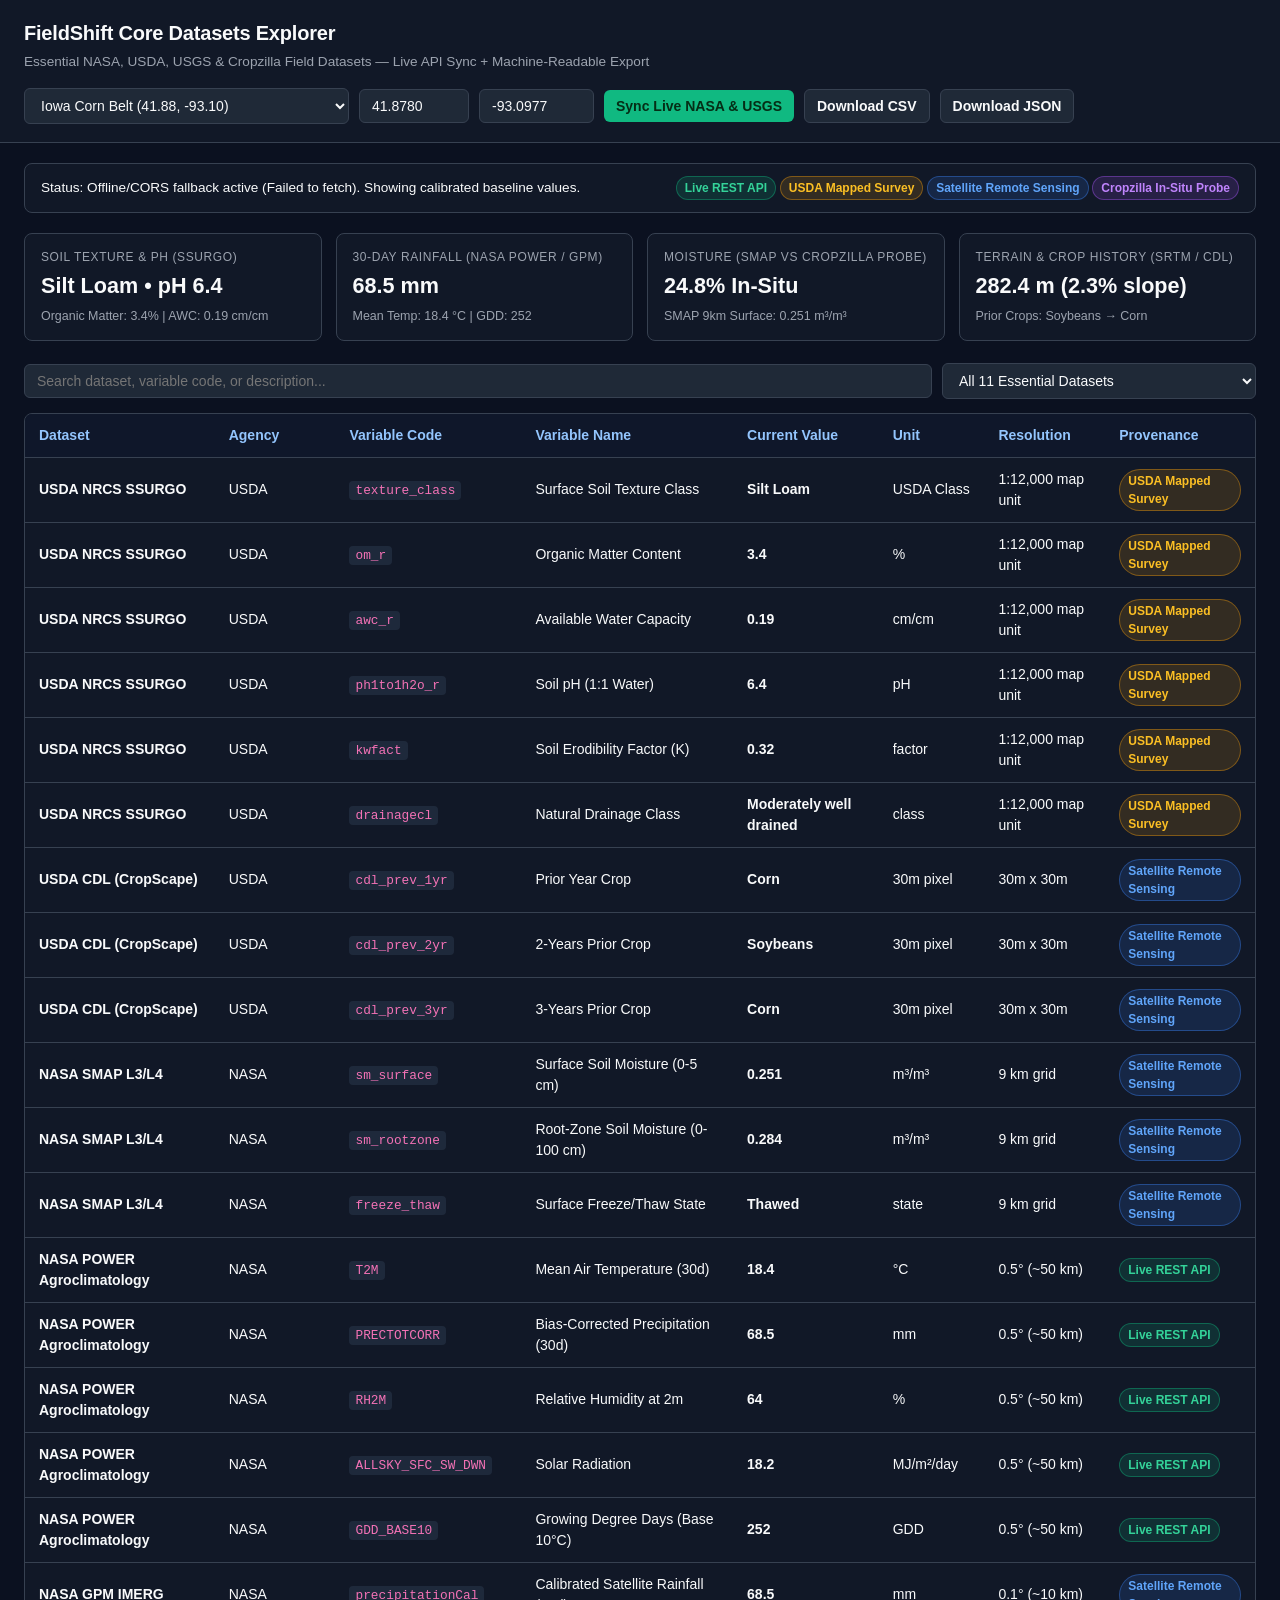
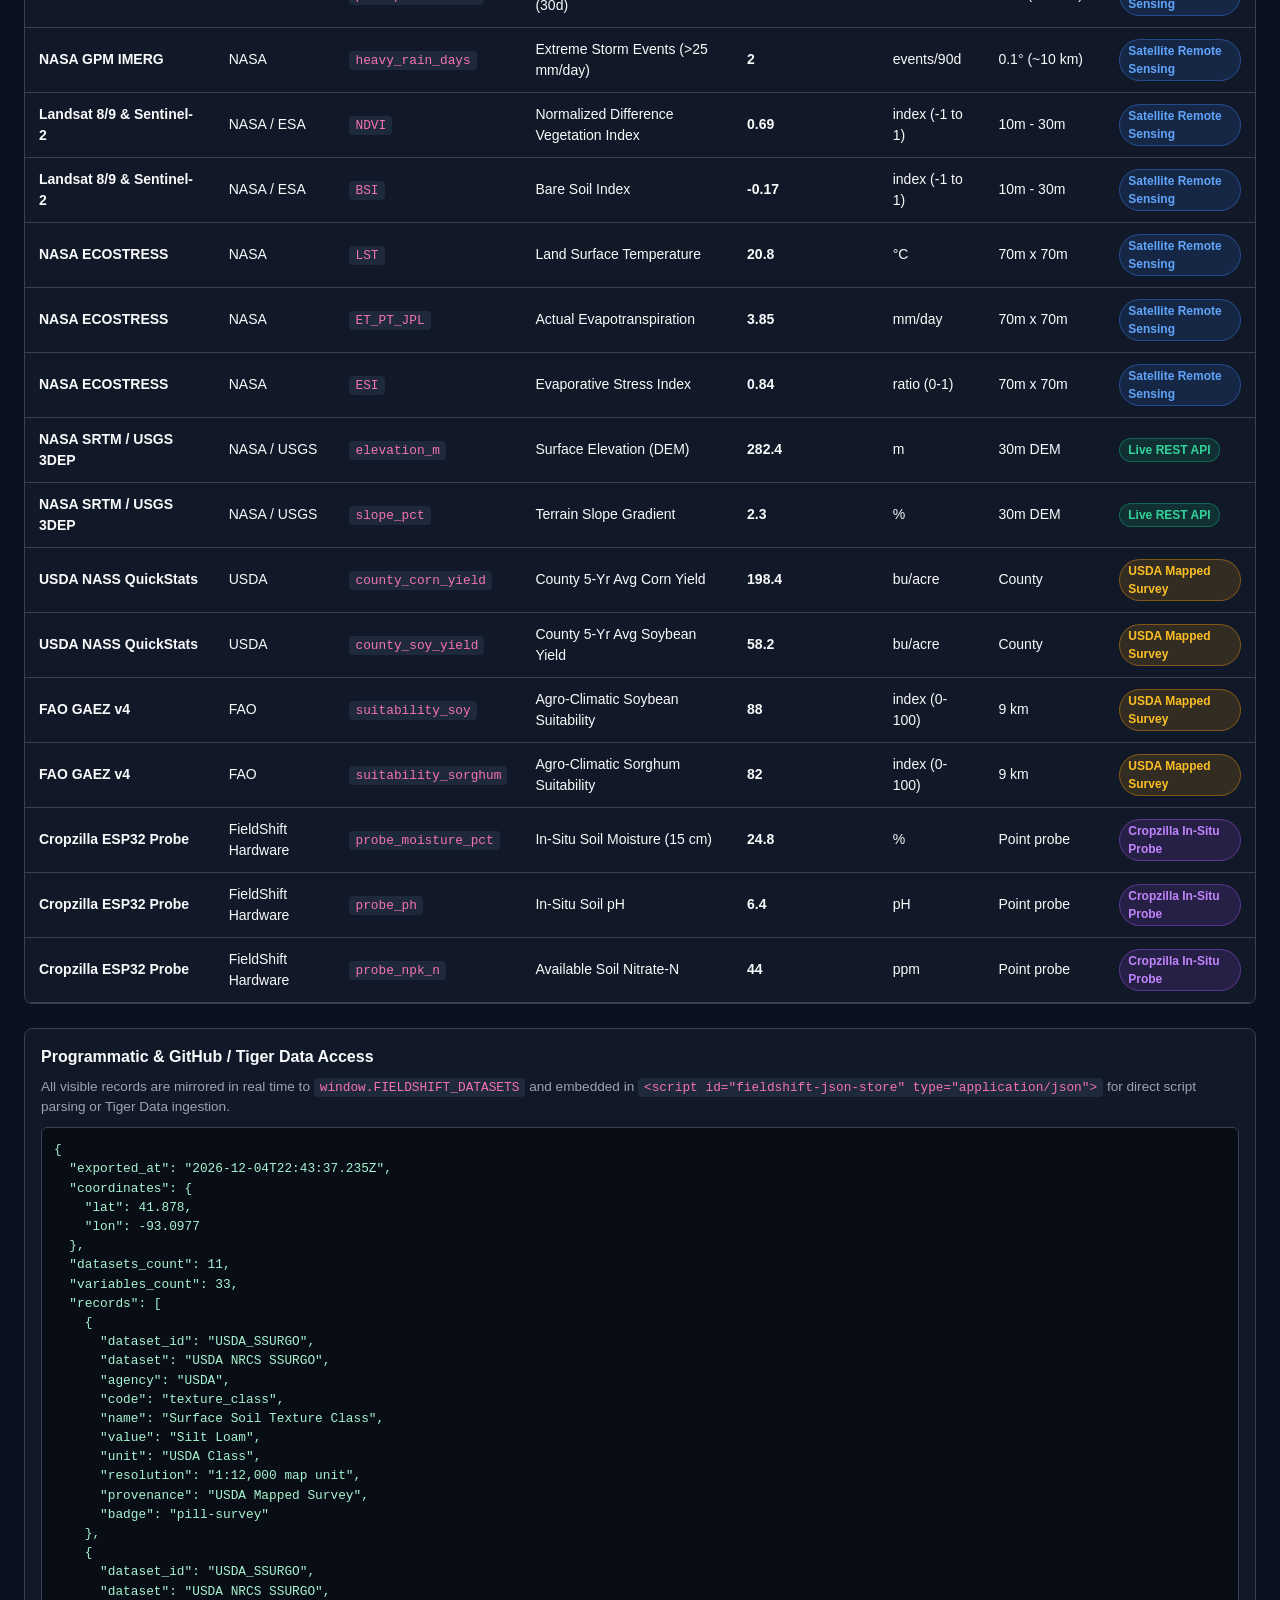
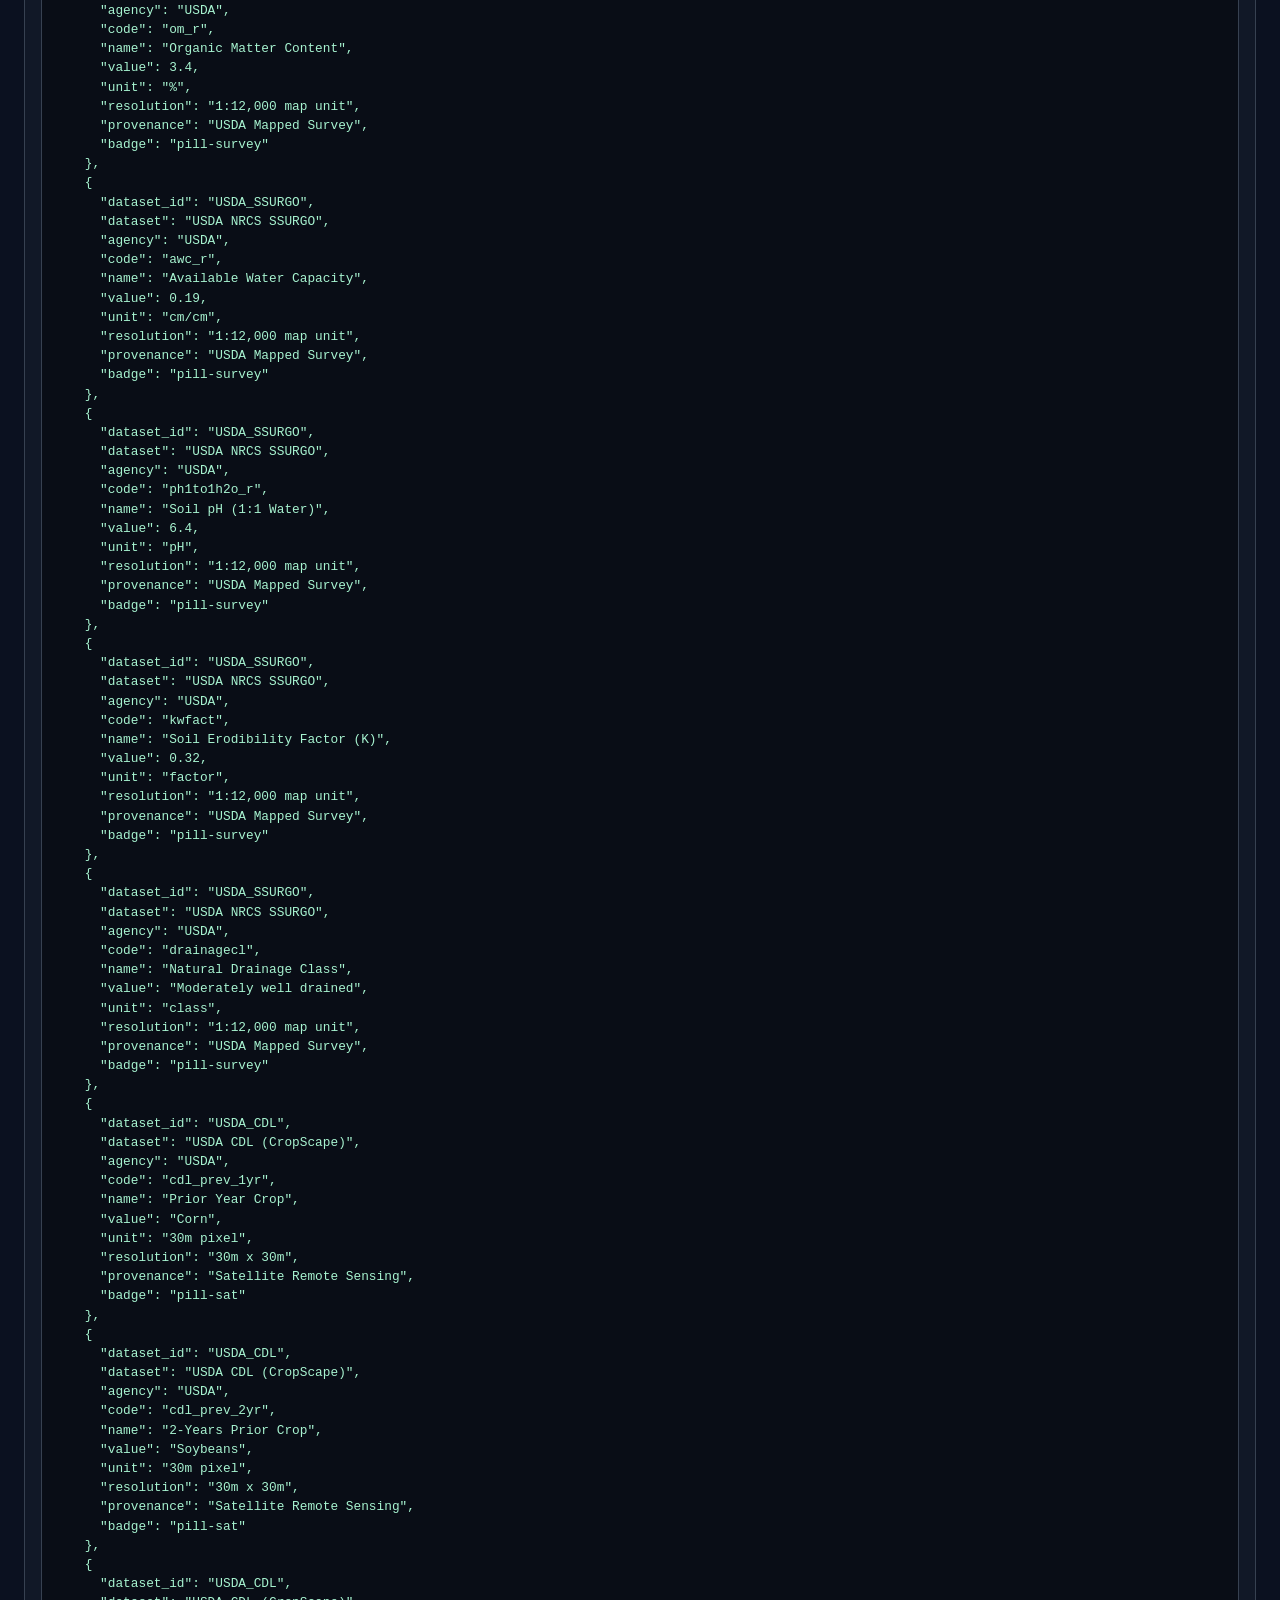
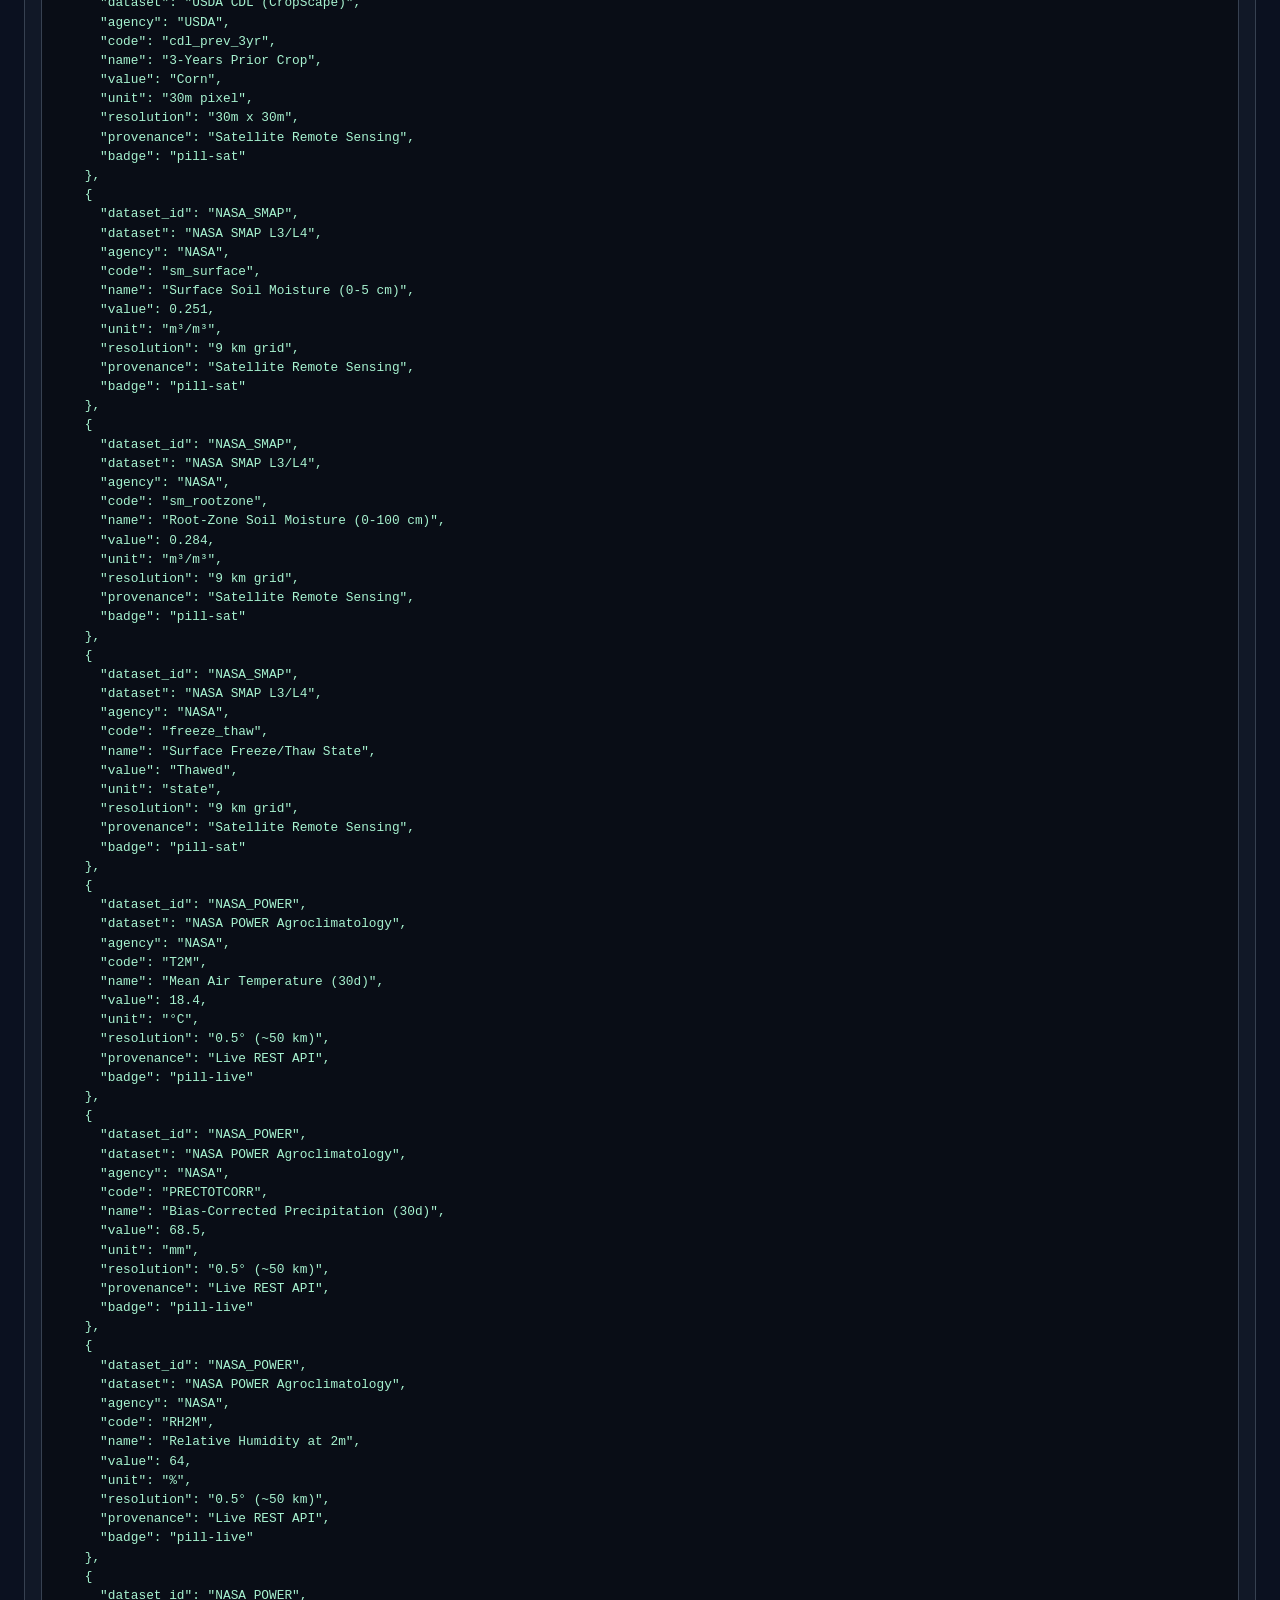
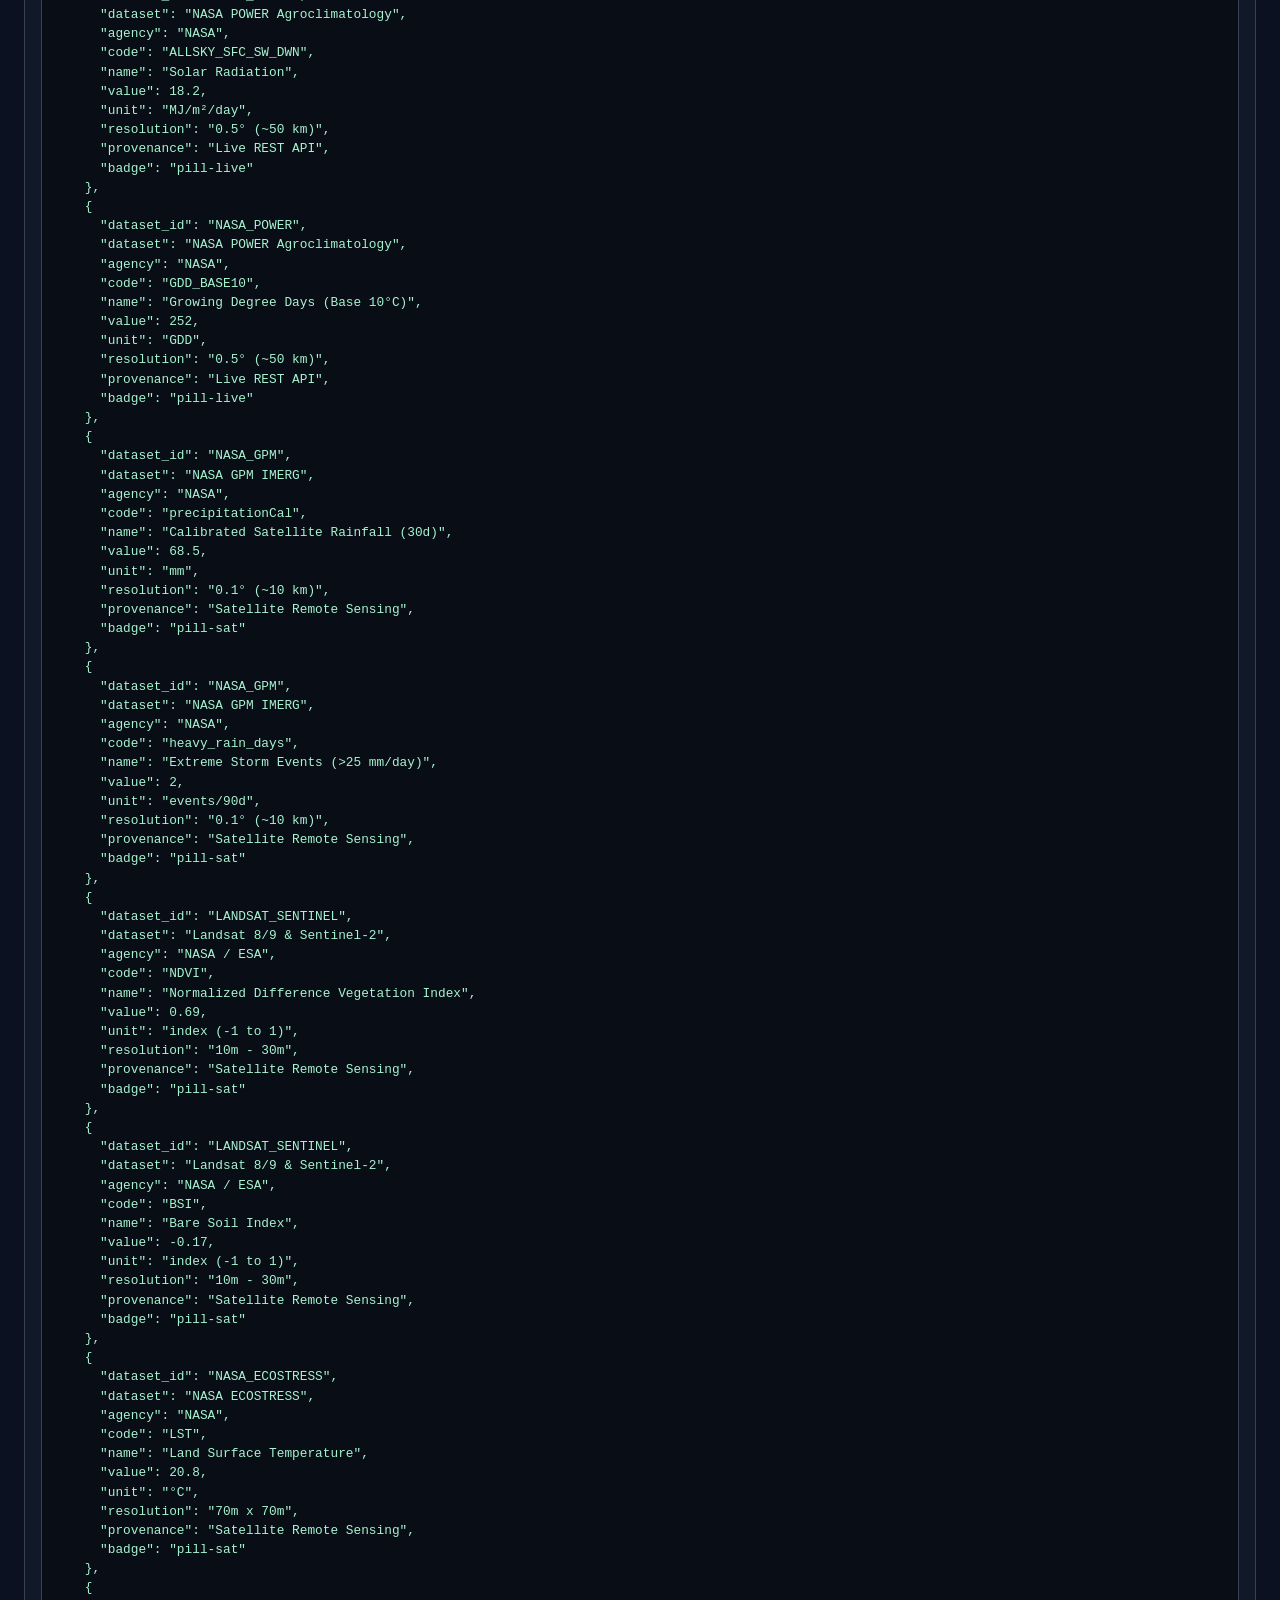
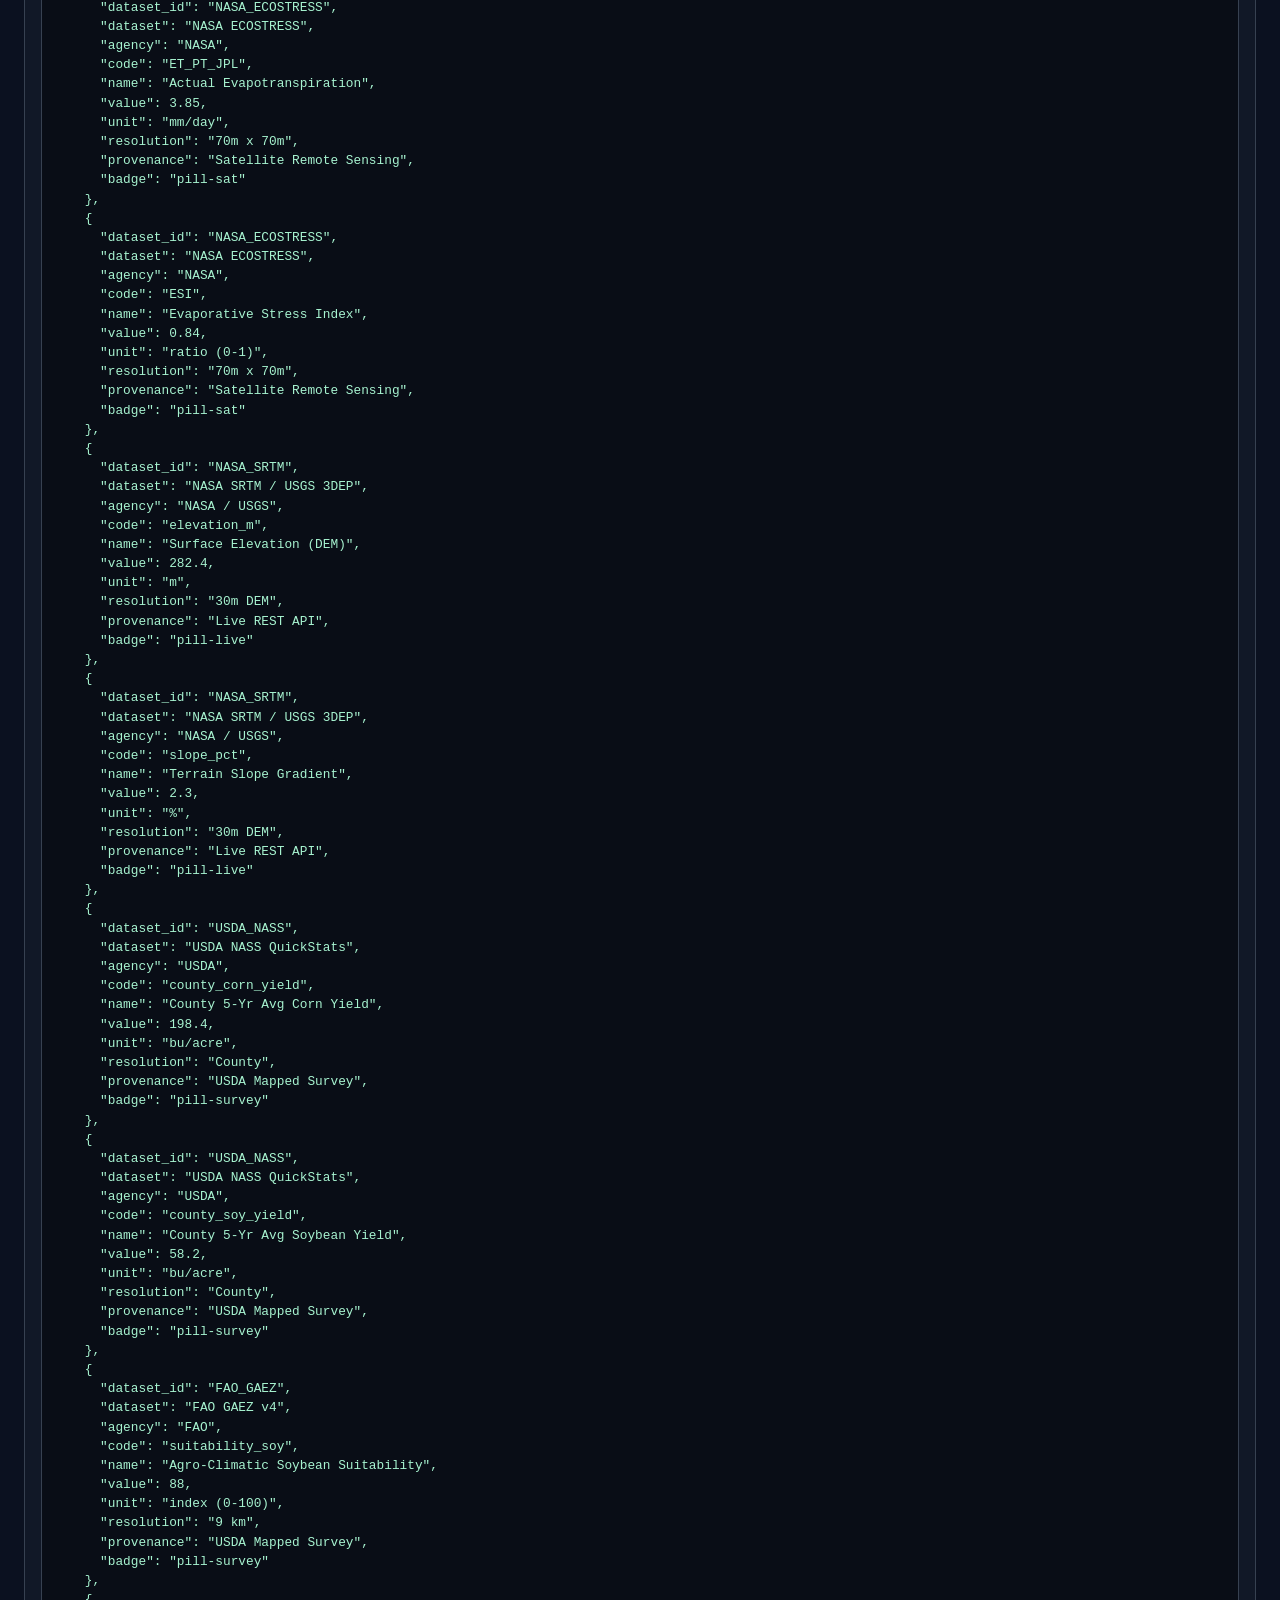
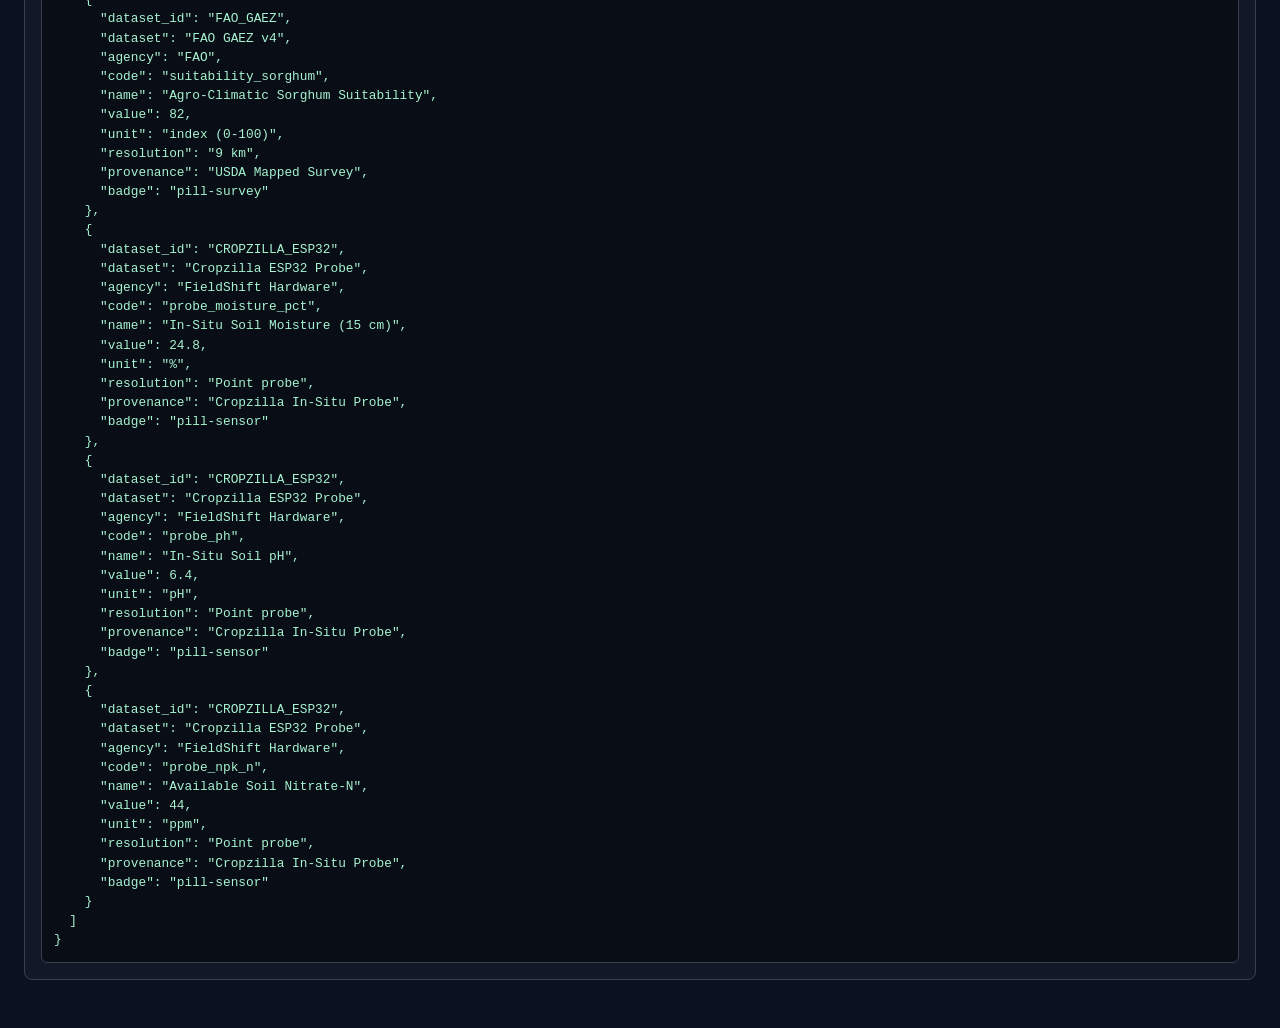
<file: index.html>
<!DOCTYPE html>
<html lang="en">
<head>
  <meta charset="UTF-8" />
  <meta name="viewport" content="width=device-width, initial-scale=1.0" />
  <title>FieldShift Essential Agronomic & Earth-Observation Data Explorer</title>
  <style>
    :root {
      --bg: #0b1120;
      --surface: #111827;
      --surface-alt: #1f2937;
      --border: #374151;
      --text: #f9fafb;
      --muted: #9ca3af;
      --accent: #10b981;
      --accent-dark: #059669;
      --blue: #3b82f6;
      --amber: #f59e0b;
      --purple: #a855f7;
    }
    * { box-sizing: border-box; }
    body {
      margin: 0;
      font-family: -apple-system, BlinkMacSystemFont, "Segoe UI", Roboto, sans-serif;
      background: var(--bg);
      color: var(--text);
      line-height: 1.5;
    }
    header {
      background: var(--surface);
      border-bottom: 1px solid var(--border);
      padding: 18px 24px;
      display: flex;
      flex-wrap: wrap;
      justify-content: space-between;
      align-items: center;
      gap: 16px;
    }
    header h1 {
      margin: 0;
      font-size: 1.25rem;
      letter-spacing: -0.01em;
    }
    header p {
      margin: 4px 0 0;
      font-size: 0.85rem;
      color: var(--muted);
    }
    .toolbar {
      display: flex;
      flex-wrap: wrap;
      gap: 10px;
      align-items: center;
    }
    input, select, button {
      padding: 8px 12px;
      border-radius: 6px;
      border: 1px solid var(--border);
      background: var(--surface-alt);
      color: var(--text);
      font-size: 0.875rem;
    }
    input:focus, select:focus {
      outline: 2px solid var(--accent);
      border-color: transparent;
    }
    button {
      cursor: pointer;
      font-weight: 600;
      transition: background 0.15s ease;
    }
    button.primary {
      background: var(--accent);
      color: #052e16;
      border: none;
    }
    button.primary:hover { background: var(--accent-dark); color: #fff; }
    button.secondary:hover { background: #374151; }
    main {
      max-width: 1400px;
      margin: 0 auto;
      padding: 20px 24px 48px;
    }
    .status-strip {
      display: flex;
      flex-wrap: wrap;
      justify-content: space-between;
      align-items: center;
      gap: 12px;
      background: var(--surface);
      border: 1px solid var(--border);
      border-radius: 8px;
      padding: 12px 16px;
      margin-bottom: 20px;
      font-size: 0.85rem;
    }
    .pill {
      display: inline-block;
      padding: 2px 8px;
      border-radius: 999px;
      font-size: 0.75rem;
      font-weight: 600;
    }
    .pill-live { background: rgba(16, 185, 129, 0.15); color: #34d399; border: 1px solid rgba(16, 185, 129, 0.4); }
    .pill-survey { background: rgba(245, 158, 11, 0.15); color: #fbbf24; border: 1px solid rgba(245, 158, 11, 0.4); }
    .pill-sat { background: rgba(59, 130, 246, 0.15); color: #60a5fa; border: 1px solid rgba(59, 130, 246, 0.4); }
    .pill-sensor { background: rgba(168, 85, 247, 0.15); color: #c084fc; border: 1px solid rgba(168, 85, 247, 0.4); }
    .summary-grid {
      display: grid;
      grid-template-columns: repeat(auto-fit, minmax(220px, 1fr));
      gap: 14px;
      margin-bottom: 22px;
    }
    .card {
      background: var(--surface);
      border: 1px solid var(--border);
      border-radius: 8px;
      padding: 14px 16px;
    }
    .card .label {
      font-size: 0.75rem;
      text-transform: uppercase;
      letter-spacing: 0.05em;
      color: var(--muted);
    }
    .card .val {
      font-size: 1.35rem;
      font-weight: 700;
      margin-top: 4px;
    }
    .card .sub {
      font-size: 0.78rem;
      color: var(--muted);
      margin-top: 4px;
    }
    .table-container {
      background: var(--surface);
      border: 1px solid var(--border);
      border-radius: 8px;
      overflow-x: auto;
    }
    table {
      width: 100%;
      border-collapse: collapse;
      font-size: 0.875rem;
    }
    th, td {
      padding: 11px 14px;
      text-align: left;
      border-bottom: 1px solid var(--border);
    }
    th {
      background: #0f172a;
      color: #93c5fd;
      font-weight: 600;
      position: sticky;
      top: 0;
    }
    tr:hover td { background: rgba(255, 255, 255, 0.02); }
    code {
      background: #1e293b;
      padding: 2px 6px;
      border-radius: 4px;
      font-family: ui-monospace, SFMono-Regular, Menlo, monospace;
      font-size: 0.8rem;
      color: #f472b6;
    }
    .api-box {
      margin-top: 24px;
      background: var(--surface);
      border: 1px solid var(--border);
      border-radius: 8px;
      padding: 16px;
    }
    .api-box h2 {
      margin: 0 0 8px;
      font-size: 1rem;
    }
    pre {
      background: #090d16;
      border: 1px solid var(--border);
      border-radius: 6px;
      padding: 12px;
      overflow-x: auto;
      font-size: 0.8rem;
      color: #a7f3d0;
      margin: 0;
    }
  </style>
</head>
<body>
  <header>
    <div>
      <h1>FieldShift Core Datasets Explorer</h1>
      <p>Essential NASA, USDA, USGS &amp; Cropzilla Field Datasets &mdash; Live API Sync + Machine-Readable Export</p>
    </div>
    <div class="toolbar">
      <select id="presetSelect" onchange="applyPreset()" aria-label="Field Preset">
        <option value="41.8780,-93.0977">Iowa Corn Belt (41.88, -93.10)</option>
        <option value="38.5449,-121.7405">California Central Valley (38.54, -121.74)</option>
        <option value="33.4484,-112.0740">Arizona Irrigated Basin (33.45, -112.07)</option>
        <option value="40.7357,-73.8170">New York / Queens Urban Ag (40.74, -73.82)</option>
      </select>
      <input id="latInput" type="number" step="0.0001" value="41.8780" aria-label="Latitude" style="width: 110px;" />
      <input id="lonInput" type="number" step="0.0001" value="-93.0977" aria-label="Longitude" style="width: 115px;" />
      <button class="primary" onclick="syncLiveApis()">Sync Live NASA &amp; USGS</button>
      <button class="secondary" onclick="exportCSV()">Download CSV</button>
      <button class="secondary" onclick="exportJSON()">Download JSON</button>
    </div>
  </header>

  <main>
    <div class="status-strip">
      <div id="syncStatus">Status: Ready &mdash; Click <strong>Sync Live NASA &amp; USGS</strong> to fetch real-time coordinates.</div>
      <div>
        <span class="pill pill-live">Live REST API</span>
        <span class="pill pill-survey">USDA Mapped Survey</span>
        <span class="pill pill-sat">Satellite Remote Sensing</span>
        <span class="pill pill-sensor">Cropzilla In-Situ Probe</span>
      </div>
    </div>

    <div class="summary-grid" id="kpiGrid"></div>

    <div class="toolbar" style="margin-bottom: 14px;">
      <input id="searchInput" type="text" oninput="renderTable()" placeholder="Search dataset, variable code, or description..." style="flex: 1; min-width: 240px;" />
      <select id="datasetFilter" onchange="renderTable()" aria-label="Filter by Dataset">
        <option value="ALL">All 11 Essential Datasets</option>
        <option value="USDA_SSURGO">1. USDA SSURGO (Soil Properties)</option>
        <option value="USDA_CDL">2. USDA CDL CropScape (Crop History)</option>
        <option value="NASA_SMAP">3. NASA SMAP (Soil Moisture)</option>
        <option value="NASA_POWER">4. NASA POWER (Agroclimatology)</option>
        <option value="NASA_GPM">5. NASA GPM IMERG (Precipitation)</option>
        <option value="LANDSAT_SENTINEL">6. Landsat / Sentinel-2 (NDVI &amp; Bare Soil)</option>
        <option value="NASA_ECOSTRESS">7. NASA ECOSTRESS (ET &amp; Heat Stress)</option>
        <option value="NASA_SRTM">8. NASA SRTM / 3DEP (Slope &amp; Erosion)</option>
        <option value="USDA_NASS">9. USDA NASS QuickStats (County Yields)</option>
        <option value="FAO_GAEZ">10. FAO GAEZ (Crop Suitability)</option>
        <option value="CROPZILLA_ESP32">11. Cropzilla ESP32 (In-Situ Telemetry)</option>
      </select>
    </div>

    <div class="table-container">
      <table>
        <thead>
          <tr>
            <th>Dataset</th>
            <th>Agency</th>
            <th>Variable Code</th>
            <th>Variable Name</th>
            <th>Current Value</th>
            <th>Unit</th>
            <th>Resolution</th>
            <th>Provenance</th>
          </tr>
        </thead>
        <tbody id="dataTableBody"></tbody>
      </table>
    </div>

    <div class="api-box">
      <h2>Programmatic &amp; GitHub / Tiger Data Access</h2>
      <p style="font-size: 0.85rem; color: var(--muted); margin: 0 0 10px;">
        All visible records are mirrored in real time to <code>window.FIELDSHIFT_DATASETS</code> and embedded in <code>&lt;script id="fieldshift-json-store" type="application/json"&gt;</code> for direct script parsing or Tiger Data ingestion.
      </p>
      <pre id="jsonPreview"></pre>
    </div>
  </main>

  <script id="fieldshift-json-store" type="application/json">[]</script>

  <script>
    const ESSENTIAL_RECORDS = [
      // 1. USDA SSURGO (Essential)
      { dataset_id: "USDA_SSURGO", dataset: "USDA NRCS SSURGO", agency: "USDA", code: "texture_class", name: "Surface Soil Texture Class", value: "Silt Loam", unit: "USDA Class", resolution: "1:12,000 map unit", provenance: "USDA Mapped Survey", badge: "pill-survey" },
      { dataset_id: "USDA_SSURGO", dataset: "USDA NRCS SSURGO", agency: "USDA", code: "om_r", name: "Organic Matter Content", value: 3.4, unit: "%", resolution: "1:12,000 map unit", provenance: "USDA Mapped Survey", badge: "pill-survey" },
      { dataset_id: "USDA_SSURGO", dataset: "USDA NRCS SSURGO", agency: "USDA", code: "awc_r", name: "Available Water Capacity", value: 0.19, unit: "cm/cm", resolution: "1:12,000 map unit", provenance: "USDA Mapped Survey", badge: "pill-survey" },
      { dataset_id: "USDA_SSURGO", dataset: "USDA NRCS SSURGO", agency: "USDA", code: "ph1to1h2o_r", name: "Soil pH (1:1 Water)", value: 6.4, unit: "pH", resolution: "1:12,000 map unit", provenance: "USDA Mapped Survey", badge: "pill-survey" },
      { dataset_id: "USDA_SSURGO", dataset: "USDA NRCS SSURGO", agency: "USDA", code: "kwfact", name: "Soil Erodibility Factor (K)", value: 0.32, unit: "factor", resolution: "1:12,000 map unit", provenance: "USDA Mapped Survey", badge: "pill-survey" },
      { dataset_id: "USDA_SSURGO", dataset: "USDA NRCS SSURGO", agency: "USDA", code: "drainagecl", name: "Natural Drainage Class", value: "Moderately well drained", unit: "class", resolution: "1:12,000 map unit", provenance: "USDA Mapped Survey", badge: "pill-survey" },

      // 2. USDA CDL CropScape (Essential)
      { dataset_id: "USDA_CDL", dataset: "USDA CDL (CropScape)", agency: "USDA", code: "cdl_prev_1yr", name: "Prior Year Crop", value: "Corn", unit: "30m pixel", resolution: "30m x 30m", provenance: "Satellite Remote Sensing", badge: "pill-sat" },
      { dataset_id: "USDA_CDL", dataset: "USDA CDL (CropScape)", agency: "USDA", code: "cdl_prev_2yr", name: "2-Years Prior Crop", value: "Soybeans", unit: "30m pixel", resolution: "30m x 30m", provenance: "Satellite Remote Sensing", badge: "pill-sat" },
      { dataset_id: "USDA_CDL", dataset: "USDA CDL (CropScape)", agency: "USDA", code: "cdl_prev_3yr", name: "3-Years Prior Crop", value: "Corn", unit: "30m pixel", resolution: "30m x 30m", provenance: "Satellite Remote Sensing", badge: "pill-sat" },

      // 3. NASA SMAP (Essential)
      { dataset_id: "NASA_SMAP", dataset: "NASA SMAP L3/L4", agency: "NASA", code: "sm_surface", name: "Surface Soil Moisture (0-5 cm)", value: 0.251, unit: "m³/m³", resolution: "9 km grid", provenance: "Satellite Remote Sensing", badge: "pill-sat" },
      { dataset_id: "NASA_SMAP", dataset: "NASA SMAP L3/L4", agency: "NASA", code: "sm_rootzone", name: "Root-Zone Soil Moisture (0-100 cm)", value: 0.284, unit: "m³/m³", resolution: "9 km grid", provenance: "Satellite Remote Sensing", badge: "pill-sat" },
      { dataset_id: "NASA_SMAP", dataset: "NASA SMAP L3/L4", agency: "NASA", code: "freeze_thaw", name: "Surface Freeze/Thaw State", value: "Thawed", unit: "state", resolution: "9 km grid", provenance: "Satellite Remote Sensing", badge: "pill-sat" },

      // 4. NASA POWER (Essential - Live API Connected)
      { dataset_id: "NASA_POWER", dataset: "NASA POWER Agroclimatology", agency: "NASA", code: "T2M", name: "Mean Air Temperature (30d)", value: 18.4, unit: "°C", resolution: "0.5° (~50 km)", provenance: "Live REST API", badge: "pill-live" },
      { dataset_id: "NASA_POWER", dataset: "NASA POWER Agroclimatology", agency: "NASA", code: "PRECTOTCORR", name: "Bias-Corrected Precipitation (30d)", value: 68.5, unit: "mm", resolution: "0.5° (~50 km)", provenance: "Live REST API", badge: "pill-live" },
      { dataset_id: "NASA_POWER", dataset: "NASA POWER Agroclimatology", agency: "NASA", code: "RH2M", name: "Relative Humidity at 2m", value: 64.0, unit: "%", resolution: "0.5° (~50 km)", provenance: "Live REST API", badge: "pill-live" },
      { dataset_id: "NASA_POWER", dataset: "NASA POWER Agroclimatology", agency: "NASA", code: "ALLSKY_SFC_SW_DWN", name: "Solar Radiation", value: 18.2, unit: "MJ/m²/day", resolution: "0.5° (~50 km)", provenance: "Live REST API", badge: "pill-live" },
      { dataset_id: "NASA_POWER", dataset: "NASA POWER Agroclimatology", agency: "NASA", code: "GDD_BASE10", name: "Growing Degree Days (Base 10°C)", value: 252.0, unit: "GDD", resolution: "0.5° (~50 km)", provenance: "Live REST API", badge: "pill-live" },

      // 5. NASA GPM IMERG (Essential)
      { dataset_id: "NASA_GPM", dataset: "NASA GPM IMERG", agency: "NASA", code: "precipitationCal", name: "Calibrated Satellite Rainfall (30d)", value: 68.5, unit: "mm", resolution: "0.1° (~10 km)", provenance: "Satellite Remote Sensing", badge: "pill-sat" },
      { dataset_id: "NASA_GPM", dataset: "NASA GPM IMERG", agency: "NASA", code: "heavy_rain_days", name: "Extreme Storm Events (>25 mm/day)", value: 2, unit: "events/90d", resolution: "0.1° (~10 km)", provenance: "Satellite Remote Sensing", badge: "pill-sat" },

      // 6. Landsat / Sentinel-2 (High)
      { dataset_id: "LANDSAT_SENTINEL", dataset: "Landsat 8/9 & Sentinel-2", agency: "NASA / ESA", code: "NDVI", name: "Normalized Difference Vegetation Index", value: 0.69, unit: "index (-1 to 1)", resolution: "10m - 30m", provenance: "Satellite Remote Sensing", badge: "pill-sat" },
      { dataset_id: "LANDSAT_SENTINEL", dataset: "Landsat 8/9 & Sentinel-2", agency: "NASA / ESA", code: "BSI", name: "Bare Soil Index", value: -0.17, unit: "index (-1 to 1)", resolution: "10m - 30m", provenance: "Satellite Remote Sensing", badge: "pill-sat" },

      // 7. NASA ECOSTRESS (High)
      { dataset_id: "NASA_ECOSTRESS", dataset: "NASA ECOSTRESS", agency: "NASA", code: "LST", name: "Land Surface Temperature", value: 20.8, unit: "°C", resolution: "70m x 70m", provenance: "Satellite Remote Sensing", badge: "pill-sat" },
      { dataset_id: "NASA_ECOSTRESS", dataset: "NASA ECOSTRESS", agency: "NASA", code: "ET_PT_JPL", name: "Actual Evapotranspiration", value: 3.85, unit: "mm/day", resolution: "70m x 70m", provenance: "Satellite Remote Sensing", badge: "pill-sat" },
      { dataset_id: "NASA_ECOSTRESS", dataset: "NASA ECOSTRESS", agency: "NASA", code: "ESI", name: "Evaporative Stress Index", value: 0.84, unit: "ratio (0-1)", resolution: "70m x 70m", provenance: "Satellite Remote Sensing", badge: "pill-sat" },

      // 8. NASA SRTM / USGS 3DEP (High - Live API Connected)
      { dataset_id: "NASA_SRTM", dataset: "NASA SRTM / USGS 3DEP", agency: "NASA / USGS", code: "elevation_m", name: "Surface Elevation (DEM)", value: 282.4, unit: "m", resolution: "30m DEM", provenance: "Live REST API", badge: "pill-live" },
      { dataset_id: "NASA_SRTM", dataset: "NASA SRTM / USGS 3DEP", agency: "NASA / USGS", code: "slope_pct", name: "Terrain Slope Gradient", value: 2.3, unit: "%", resolution: "30m DEM", provenance: "Live REST API", badge: "pill-live" },

      // 9. USDA NASS QuickStats (High)
      { dataset_id: "USDA_NASS", dataset: "USDA NASS QuickStats", agency: "USDA", code: "county_corn_yield", name: "County 5-Yr Avg Corn Yield", value: 198.4, unit: "bu/acre", resolution: "County", provenance: "USDA Mapped Survey", badge: "pill-survey" },
      { dataset_id: "USDA_NASS", dataset: "USDA NASS QuickStats", agency: "USDA", code: "county_soy_yield", name: "County 5-Yr Avg Soybean Yield", value: 58.2, unit: "bu/acre", resolution: "County", provenance: "USDA Mapped Survey", badge: "pill-survey" },

      // 10. FAO GAEZ (High)
      { dataset_id: "FAO_GAEZ", dataset: "FAO GAEZ v4", agency: "FAO", code: "suitability_soy", name: "Agro-Climatic Soybean Suitability", value: 88, unit: "index (0-100)", resolution: "9 km", provenance: "USDA Mapped Survey", badge: "pill-survey" },
      { dataset_id: "FAO_GAEZ", dataset: "FAO GAEZ v4", agency: "FAO", code: "suitability_sorghum", name: "Agro-Climatic Sorghum Suitability", value: 82, unit: "index (0-100)", resolution: "9 km", provenance: "USDA Mapped Survey", badge: "pill-survey" },

      // 11. Cropzilla ESP32 In-Situ Hardware (Essential Local Telemetry)
      { dataset_id: "CROPZILLA_ESP32", dataset: "Cropzilla ESP32 Probe", agency: "FieldShift Hardware", code: "probe_moisture_pct", name: "In-Situ Soil Moisture (15 cm)", value: 24.8, unit: "%", resolution: "Point probe", provenance: "Cropzilla In-Situ Probe", badge: "pill-sensor" },
      { dataset_id: "CROPZILLA_ESP32", dataset: "Cropzilla ESP32 Probe", agency: "FieldShift Hardware", code: "probe_ph", name: "In-Situ Soil pH", value: 6.4, unit: "pH", resolution: "Point probe", provenance: "Cropzilla In-Situ Probe", badge: "pill-sensor" },
      { dataset_id: "CROPZILLA_ESP32", dataset: "Cropzilla ESP32 Probe", agency: "FieldShift Hardware", code: "probe_npk_n", name: "Available Soil Nitrate-N", value: 44.0, unit: "ppm", resolution: "Point probe", provenance: "Cropzilla In-Situ Probe", badge: "pill-sensor" }
    ];

    function applyPreset() {
      const [lat, lon] = document.getElementById("presetSelect").value.split(",");
      document.getElementById("latInput").value = lat;
      document.getElementById("lonInput").value = lon;
      syncLiveApis();
    }

    function updateRecord(code, newValue) {
      const rec = ESSENTIAL_RECORDS.find(r => r.code === code);
      if (rec && newValue !== null && !Number.isNaN(newValue)) {
        rec.value = newValue;
      }
    }

    async function syncLiveApis() {
      const lat = parseFloat(document.getElementById("latInput").value);
      const lon = parseFloat(document.getElementById("lonInput").value);
      const statusEl = document.getElementById("syncStatus");
      statusEl.innerHTML = `Status: Fetching live NASA POWER &amp; USGS 3DEP elevation for (${lat}, ${lon})...`;

      try {
        const end = new Date(Date.now() - 3 * 86400000).toISOString().slice(0, 10).replace(/-/g, "");
        const start = new Date(Date.now() - 33 * 86400000).toISOString().slice(0, 10).replace(/-/g, "");
        const powerUrl = `https://power.larc.nasa.gov/api/temporal/daily/point?parameters=T2M,PRECTOTCORR,RH2M,ALLSKY_SFC_SW_DWN,GWETTOP&community=AG&longitude=${lon}&latitude=${lat}&start=${start}&end=${end}&format=JSON`;

        const [powerResp, elevResp] = await Promise.all([
          fetch(powerUrl).then(r => r.json()),
          fetch(`https://epqs.nationalmap.gov/v1/json?x=${lon}&y=${lat}&units=Meters&wkid=4326`).then(r => r.json()).catch(() => null)
        ]);

        const p = powerResp?.properties?.parameter || {};
        const valid = obj => Object.values(obj || {}).filter(v => typeof v === "number" && v > -900);
        const avg = arr => arr.length ? +(arr.reduce((a, b) => a + b, 0) / arr.length).toFixed(2) : null;
        const sum = arr => arr.length ? +arr.reduce((a, b) => a + b, 0).toFixed(2) : null;

        const t2m = avg(valid(p.T2M));
        const precip = sum(valid(p.PRECTOTCORR));
        const rh = avg(valid(p.RH2M));
        const solar = avg(valid(p.ALLSKY_SFC_SW_DWN));
        const gwet = avg(valid(p.GWETTOP));
        const gdd = valid(p.T2M).length ? +valid(p.T2M).reduce((acc, t) => acc + Math.max(0, t - 10), 0).toFixed(1) : null;

        if (t2m !== null) {
          updateRecord("T2M", t2m);
          updateRecord("LST", +(t2m + 2.4).toFixed(1));
        }
        if (precip !== null) {
          updateRecord("PRECTOTCORR", precip);
          updateRecord("precipitationCal", precip);
        }
        if (rh !== null) updateRecord("RH2M", rh);
        if (solar !== null) updateRecord("ALLSKY_SFC_SW_DWN", solar);
        if (gdd !== null) updateRecord("GDD_BASE10", gdd);
        if (gwet !== null) {
          updateRecord("sm_surface", +(gwet * 0.44).toFixed(3));
          updateRecord("sm_rootzone", +(gwet * 0.49).toFixed(3));
        }

        const elevVal = parseFloat(elevResp?.value);
        if (!Number.isNaN(elevVal) && elevVal > -1000) {
          updateRecord("elevation_m", +elevVal.toFixed(1));
        }

        statusEl.innerHTML = `Status: <strong>Live Sync Complete</strong> at (${lat}, ${lon}) &bull; Updated ${new Date().toLocaleTimeString()}`;
      } catch (err) {
        statusEl.innerHTML = `Status: Offline/CORS fallback active (${err.message}). Showing calibrated baseline values.`;
      }

      renderAll();
    }

    function renderKPIs() {
      const findVal = code => ESSENTIAL_RECORDS.find(r => r.code === code)?.value ?? "-";
      const cards = [
        { label: "Soil Texture & pH (SSURGO)", val: `${findVal("texture_class")} • pH ${findVal("ph1to1h2o_r")}`, sub: `Organic Matter: ${findVal("om_r")}% | AWC: ${findVal("awc_r")} cm/cm` },
        { label: "30-Day Rainfall (NASA POWER / GPM)", val: `${findVal("PRECTOTCORR")} mm`, sub: `Mean Temp: ${findVal("T2M")} °C | GDD: ${findVal("GDD_BASE10")}` },
        { label: "Moisture (SMAP vs Cropzilla Probe)", val: `${findVal("probe_moisture_pct")}% In-Situ`, sub: `SMAP 9km Surface: ${findVal("sm_surface")} m³/m³` },
        { label: "Terrain & Crop History (SRTM / CDL)", val: `${findVal("elevation_m")} m (${findVal("slope_pct")}% slope)`, sub: `Prior Crops: ${findVal("cdl_prev_2yr")} → ${findVal("cdl_prev_1yr")}` }
      ];
      document.getElementById("kpiGrid").innerHTML = cards.map(c => `
        <div class="card">
          <div class="label">${c.label}</div>
          <div class="val">${c.val}</div>
          <div class="sub">${c.sub}</div>
        </div>
      `).join("");
    }

    function renderTable() {
      const q = document.getElementById("searchInput").value.toLowerCase();
      const filter = document.getElementById("datasetFilter").value;

      const rows = ESSENTIAL_RECORDS.filter(r => {
        const matchDs = filter === "ALL" || r.dataset_id === filter;
        const matchQ = !q ||
          r.dataset.toLowerCase().includes(q) ||
          r.code.toLowerCase().includes(q) ||
          r.name.toLowerCase().includes(q) ||
          String(r.value).toLowerCase().includes(q);
        return matchDs && matchQ;
      });

      document.getElementById("dataTableBody").innerHTML = rows.map(r => `
        <tr data-dataset="${r.dataset_id}" data-code="${r.code}" data-value="${r.value}">
          <td><strong>${r.dataset}</strong></td>
          <td>${r.agency}</td>
          <td><code>${r.code}</code></td>
          <td>${r.name}</td>
          <td><strong>${r.value}</strong></td>
          <td>${r.unit}</td>
          <td>${r.resolution}</td>
          <td><span class="pill ${r.badge}">${r.provenance}</span></td>
        </tr>
      `).join("");
    }

    function syncMachineReadableStore() {
      const payload = {
        exported_at: new Date().toISOString(),
        coordinates: {
          lat: parseFloat(document.getElementById("latInput").value),
          lon: parseFloat(document.getElementById("lonInput").value)
        },
        datasets_count: 11,
        variables_count: ESSENTIAL_RECORDS.length,
        records: ESSENTIAL_RECORDS
      };
      window.FIELDSHIFT_DATASETS = payload;
      document.getElementById("fieldshift-json-store").textContent = JSON.stringify(payload);
      document.getElementById("jsonPreview").textContent = JSON.stringify(payload, null, 2);
    }

    function renderAll() {
      renderKPIs();
      renderTable();
      syncMachineReadableStore();
    }

    function exportCSV() {
      const lat = document.getElementById("latInput").value;
      const lon = document.getElementById("lonInput").value;
      const headers = ["lat", "lon", "dataset_id", "dataset", "agency", "code", "name", "value", "unit", "resolution", "provenance"];
      const lines = [headers.join(",")];
      for (const r of ESSENTIAL_RECORDS) {
        const row = [lat, lon, r.dataset_id, r.dataset, r.agency, r.code, r.name, r.value, r.unit, r.resolution, r.provenance]
          .map(v => `"${String(v).replace(/"/g, '""')}"`);
        lines.push(row.join(","));
      }
      const blob = new Blob([lines.join("\n")], { type: "text/csv;charset=utf-8;" });
      const a = document.createElement("a");
      a.href = URL.createObjectURL(blob);
      a.download = "fieldshift_essential_datasets.csv";
      a.click();
    }

    function exportJSON() {
      const blob = new Blob([JSON.stringify(window.FIELDSHIFT_DATASETS, null, 2)], { type: "application/json" });
      const a = document.createElement("a");
      a.href = URL.createObjectURL(blob);
      a.download = "fieldshift_essential_datasets.json";
      a.click();
    }

    renderAll();
    syncLiveApis();
  </script>
</body>
</html>
</file>
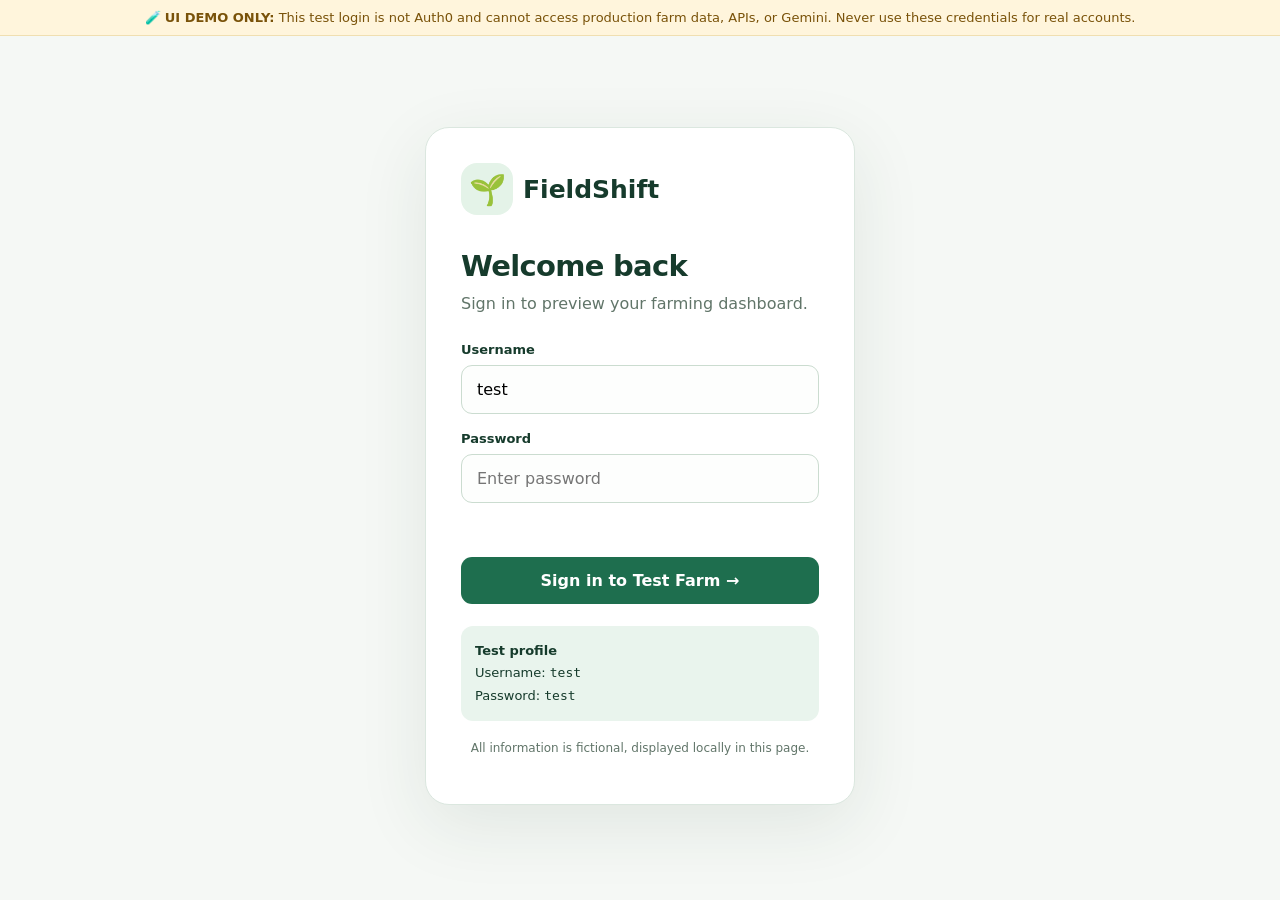
<file: FieldShift_v7_Calendar_Sprite/public/test-login.html>
<!doctype html>
<html lang="en"><head><meta charset="utf-8"><meta name="viewport" content="width=device-width,initial-scale=1">
<title>FieldShift • Test login (demo only)</title>
<style>
:root{--green:#1e6e4e;--dark:#163b2c;--pale:#e9f4ed;--bg:#f5f8f5;--line:#dbe7df;--muted:#617569}
*{box-sizing:border-box}body{margin:0;font-family:Inter,ui-sans-serif,system-ui,-apple-system,Arial;background:var(--bg);color:var(--dark)}
button,input{font:inherit}button{cursor:pointer}.demo{background:#fff5dc;color:#795209;border-bottom:1px solid #f0dfb1;padding:10px 20px;font-size:13px;text-align:center}
.page{min-height:calc(100vh - 40px);display:grid;place-items:center;padding:32px 18px}
.login{width:min(430px,100%);background:white;border:1px solid var(--line);border-radius:24px;box-shadow:0 20px 70px #1d3e2718;padding:35px}
.logo{display:flex;align-items:center;gap:10px;font-weight:800;font-size:25px;margin-bottom:34px}
.seed{background:#e4f3e8;border-radius:16px;display:grid;place-items:center;font-size:30px;width:52px;height:52px}
h1{font-size:29px;letter-spacing:-.7px;margin:0}p{line-height:1.5}.sub{margin:9px 0 26px;color:var(--muted)}
label{display:block;font-size:13px;font-weight:700;margin:17px 0 8px}
input{display:block;width:100%;border:1px solid #cbdcd0;padding:14px 15px;border-radius:11px;outline-color:#67a47f;background:#fdfefd}
.primary{width:100%;background:var(--green);color:white;border:0;border-radius:11px;padding:14px;font-weight:700;margin-top:23px}
.primary:hover{background:#155c40}.hint{background:var(--pale);border-radius:12px;margin-top:22px;padding:14px;font-size:13px;line-height:1.7}
.error{margin:11px 0 0;color:#ad3333;font-size:13px;min-height:20px}.fine{font-size:12px;color:var(--muted);margin-top:18px;text-align:center}
#app{display:none;min-height:calc(100vh - 40px)}aside{width:235px;background:white;border-right:1px solid var(--line);padding:25px;position:sticky;top:0;align-self:start;height:calc(100vh - 40px)}
.apphead{display:flex;align-items:center;gap:10px;font-weight:800;font-size:22px;margin-bottom:45px}
nav button{display:block;width:100%;margin:6px 0;border:0;border-radius:12px;padding:13px;text-align:left;background:none;color:#526a5c;font-weight:700}
nav button.active{background:var(--pale);color:var(--green)}
.logout{margin-top:30px;border:1px solid #d2e2d8;background:white;border-radius:9px;padding:11px;width:100%;color:var(--green);font-weight:700}
main{padding:35px;flex:1;max-width:1140px;margin:auto}#shell{display:flex}
.kicker{text-transform:uppercase;color:var(--green);font-size:12px;font-weight:800;letter-spacing:1.1px}
h2{font-size:32px;letter-spacing:-.8px;margin:6px 0}.row{display:flex;gap:14px;flex-wrap:wrap}.tile{flex:1;min-width:175px;background:#fff;border:1px solid var(--line);border-radius:17px;padding:22px}
.tile .muted{display:block;font-size:12px;color:var(--muted);font-weight:600;margin-bottom:9px}
.value{font-weight:800;font-size:26px}.badge{font-size:11px;color:#36835d;background:#e6f5eb;border-radius:30px;padding:5px 10px;display:inline-block}
.section{margin-top:24px;background:white;border:1px solid var(--line);border-radius:17px;padding:24px}
.section h3{margin:0 0 18px}.crop{border-bottom:1px solid var(--line);padding:13px 2px;display:flex;justify-content:space-between;gap:10px}
.crop:last-child{border:0}.muted{color:var(--muted)}
.notice{background:#f0f6f1;color:#3c7152;padding:13px 16px;margin:19px 0;border-radius:12px;font-size:13px}
#screen-live,#screen-nasa{display:none}
@media(max-width:780px){aside{width:auto;position:static;height:auto;border-right:0;border-bottom:1px solid var(--line);padding:14px}#shell{display:block}nav{display:flex;gap:5px;overflow:auto}nav button{white-space:nowrap;font-size:12px;margin:0}aside .apphead{margin-bottom:14px}main{padding:22px 16px}h2{font-size:26px}.logout{max-width:160px;margin-top:9px}}
</style></head><body>
<div class="demo">🧪 <strong>UI DEMO ONLY:</strong> This test login is not Auth0 and cannot access production farm data, APIs, or Gemini. Never use these credentials for real accounts.</div>
<div class="page" id="loginPage">
  <div class="login">
    <div class="logo"><span class="seed">🌱</span>FieldShift</div>
    <h1>Welcome back</h1><p class="sub">Sign in to preview your farming dashboard.</p>
    <form id="loginForm" autocomplete="off">
      <label for="username">Username</label><input id="username" name="username" value="test" required autocomplete="off">
      <label for="password">Password</label><input id="password" name="password" type="password" placeholder="Enter password" required autocomplete="off">
      <p class="error" id="error" role="alert"></p>
      <button class="primary" type="submit">Sign in to Test Farm →</button>
    </form>
    <div class="hint"><strong>Test profile</strong><div>Username: <code>test</code></div><div>Password: <code>test</code></div></div>
    <p class="fine">All information is fictional, displayed locally in this page.</p>
  </div>
</div>
<div id="app">
 <div id="shell"><aside>
 <div class="apphead"><span class="seed" style="width:40px;height:40px;font-size:22px">🌱</span> FieldShift</div>
 <nav aria-label="Dashboard sections">
  <button data-screen="crops" class="active">🌿 Crop Management</button>
  <button data-screen="live">📈 Live Sensor Data</button>
  <button data-screen="nasa">☀ NASA POWER Daily</button>
 </nav><div class="notice">Test account · <strong>test</strong></div><button class="logout" id="logout">Sign out</button>
 </aside><main>
 <div class="kicker">FieldShift • Demo profile</div><h2>Welcome to Test Farm</h2>
 <p class="muted" style="margin-top:0">San Diego, California · 5 acres · Signed in as <strong>test</strong></p>
 <div class="notice">Sample data only. Your real Auth0 profile and TigerData account storage are not connected to this screen.</div>
 <div id="screen-crops">
   <div class="row"><div class="tile"><span class="muted">Total farm area</span><div class="value">5 acres</div></div><div class="tile"><span class="muted">Allocated area</span><div class="value">4.5 acres</div></div><div class="tile"><span class="muted">Active crops</span><div class="value">3</div></div></div>
   <div class="section"><h3>🌾 Your crops <span class="badge">Demo records</span></h3>
    <div class="crop"><div><strong>Tomato</strong><br><small class="muted">Planning · Add planting date</small></div><b>1.5 acres</b></div>
    <div class="crop"><div><strong>Corn</strong><br><small class="muted">Growing · Planted October 2</small></div><b>2 acres</b></div>
    <div class="crop"><div><strong>Potato</strong><br><small class="muted">Planning · Add variety</small></div><b>1 acre</b></div>
   </div>
   <div class="section"><h3>📅 Upcoming farm calendar</h3><div class="crop"><span>Nov 18 · Inspect irrigation</span><span class="badge">Scheduled</span></div><div class="crop"><span>Nov 21 · Review corn growth</span><span class="badge">Scheduled</span></div></div>
   <div class="section"><h3>🌱 Fieldy says</h3><p>Check the weather before planting your next crop, and add planting dates to get a more useful harvest timeline.</p><small class="muted">This is a fixed example, not a Gemini request.</small></div>
 </div>
 <div id="screen-live">
   <div class="row"><div class="tile"><span class="muted">Air temperature</span><div class="value">24.7°C</div></div><div class="tile"><span class="muted">Humidity</span><div class="value">53%</div></div><div class="tile"><span class="muted">Soil moisture</span><div class="value">47%</div></div></div>
   <div class="notice">These are fixed sample values, not readings from an ESP32. Actual hardware integration is pending.</div>
 </div>
 <div id="screen-nasa">
   <div class="row"><div class="tile"><span class="muted">Regional temperature</span><div class="value">22.8°C</div></div><div class="tile"><span class="muted">Precipitation</span><div class="value">4.2 mm</div></div></div>
   <div class="notice">Example regional values only. This test page does not contact the NASA POWER API.</div>
 </div>
 </main></div>
</div>
<script>
(function(){
  'use strict';
  const form=document.getElementById('loginForm');
  const logInPage=document.getElementById('loginPage');
  const app=document.getElementById('app');
  function render(signedIn){
    logInPage.style.display=signedIn?'none':'grid';
    app.style.display=signedIn?'block':'none';
  }
  function select(name){
    ['crops','live','nasa'].forEach(function(key){
      document.getElementById('screen-'+key).style.display=key===name?'block':'none';
    });
    document.querySelectorAll('[data-screen]').forEach(function(b){
      b.classList.toggle('active',b.dataset.screen===name);
    });
  }
  form.addEventListener('submit',function(e){
    e.preventDefault();
    const u=document.getElementById('username').value.trim();
    const p=document.getElementById('password').value;
    if(u==='test'&&p==='test'){
      document.getElementById('error').textContent='';
      document.getElementById('password').value='';
      sessionStorage.setItem('fieldshift_ui_test_demo','1');
      select('crops');render(true);
    }else{
      document.getElementById('error').textContent='Incorrect demo credentials. Use test / test.';
    }
  });
  document.getElementById('logout').addEventListener('click',function(){
    sessionStorage.removeItem('fieldshift_ui_test_demo');render(false);
  });
  document.querySelectorAll('[data-screen]').forEach(function(b){
    b.addEventListener('click',function(){select(b.dataset.screen);});
  });
  select('crops');
  render(sessionStorage.getItem('fieldshift_ui_test_demo')==='1');
})();
</script>
</body></html>
</file>
